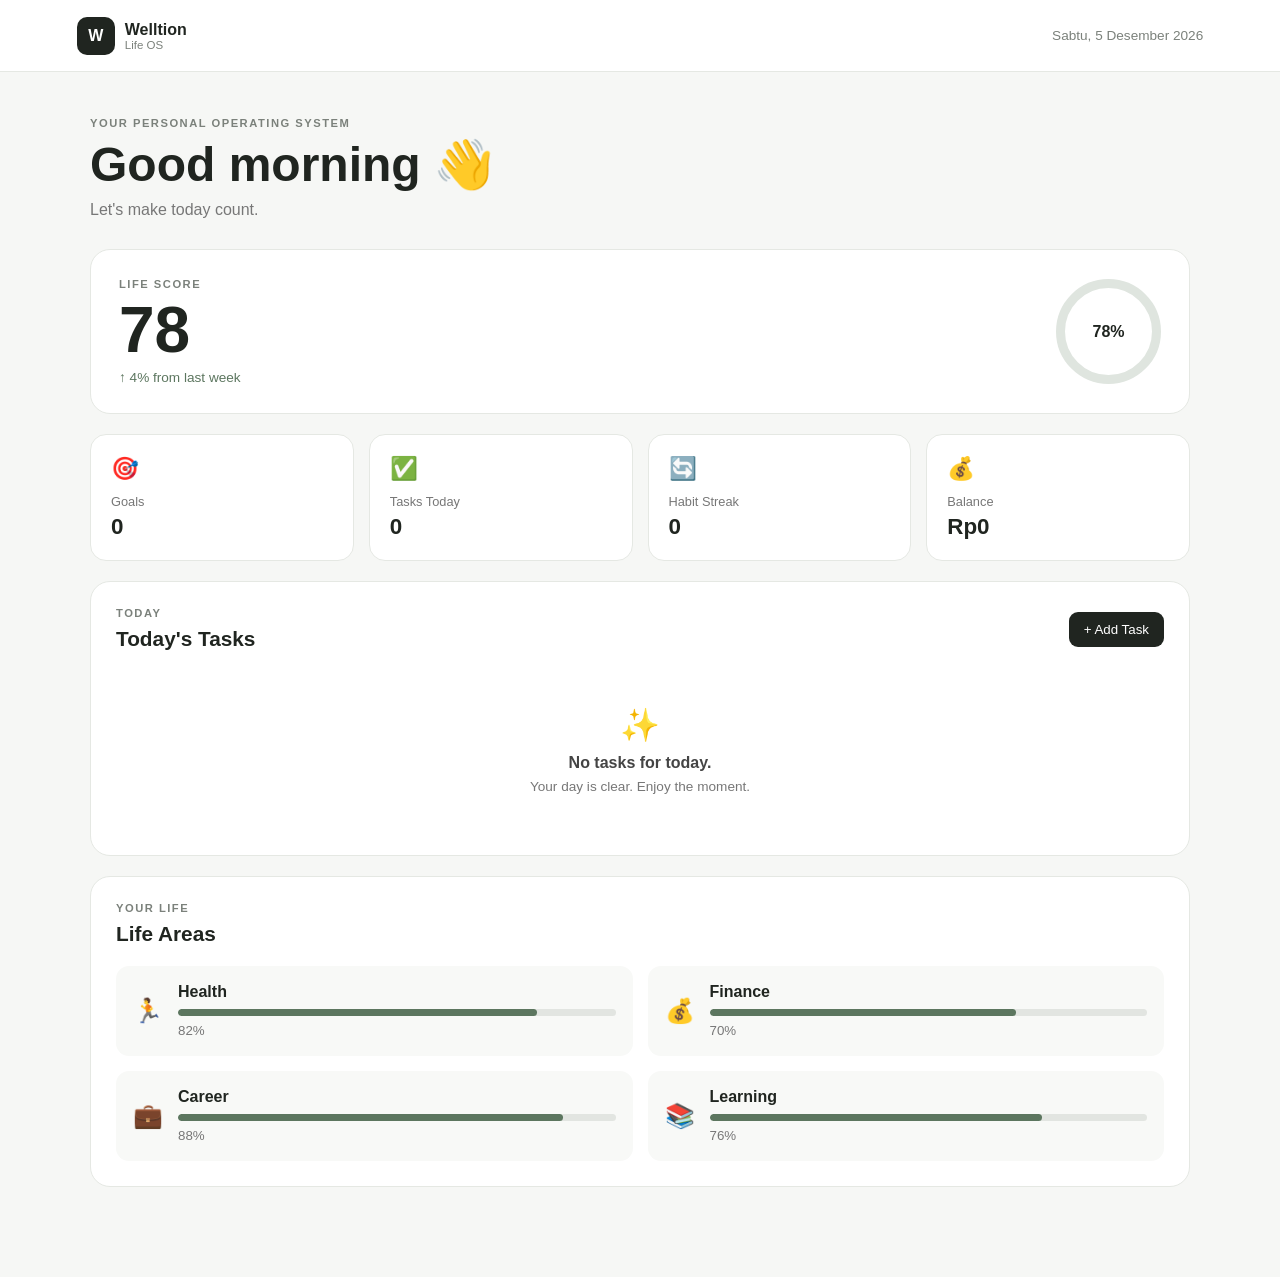
<file: lifeos/index.html>
<!DOCTYPE html>
<html lang="id">
<head>
  <meta charset="UTF-8">
  <meta name="viewport" content="width=device-width, initial-scale=1.0">

  <title>Welltion Life OS</title>

  <link rel="stylesheet" href="style.css">
</head>

<body>

  <header class="topbar">
    <div class="brand">
      <div class="brand-icon">W</div>
      <div>
        <strong>Welltion</strong>
        <span>Life OS</span>
      </div>
    </div>

    <div class="top-date" id="currentDate"></div>
  </header>


  <main class="dashboard">

    <!-- GREETING -->
    <section class="greeting">
      <p class="eyebrow">YOUR PERSONAL OPERATING SYSTEM</p>
      <h1>Good morning 👋</h1>
      <p>Let's make today count.</p>
    </section>


    <!-- LIFE SCORE -->
    <section class="score-card">
      <div>
        <p class="card-label">LIFE SCORE</p>
        <div class="score-number">78</div>
        <p class="score-change">↑ 4% from last week</p>
      </div>

      <div class="score-circle">
        <span>78%</span>
      </div>
    </section>


    <!-- QUICK STATS -->
    <section class="stats-grid">

      <div class="stat-card">
        <span>🎯</span>
        <p>Goals</p>
        <strong>0</strong>
      </div>

      <div class="stat-card">
        <span>✅</span>
        <p>Tasks Today</p>
        <strong>0</strong>
      </div>

      <div class="stat-card">
        <span>🔄</span>
        <p>Habit Streak</p>
        <strong>0</strong>
      </div>

      <div class="stat-card">
        <span>💰</span>
        <p>Balance</p>
        <strong>Rp0</strong>
      </div>

    </section>


    <!-- TODAY -->
    <section class="panel">
      <div class="panel-header">
        <div>
          <p class="eyebrow">TODAY</p>
          <h2>Today's Tasks</h2>
        </div>

        <button class="add-btn">+ Add Task</button>
      </div>

      <div class="empty-state">
        <div>✨</div>
        <p>No tasks for today.</p>
        <span>Your day is clear. Enjoy the moment.</span>
      </div>
    </section>


    <!-- LIFE AREAS -->
    <section class="panel">

      <div class="panel-header">
        <div>
          <p class="eyebrow">YOUR LIFE</p>
          <h2>Life Areas</h2>
        </div>
      </div>

      <div class="areas-grid">

        <div class="area-card">
          <span>🏃</span>
          <div>
            <strong>Health</strong>
            <div class="progress">
              <div style="width: 82%"></div>
            </div>
            <small>82%</small>
          </div>
        </div>

        <div class="area-card">
          <span>💰</span>
          <div>
            <strong>Finance</strong>
            <div class="progress">
              <div style="width: 70%"></div>
            </div>
            <small>70%</small>
          </div>
        </div>

        <div class="area-card">
          <span>💼</span>
          <div>
            <strong>Career</strong>
            <div class="progress">
              <div style="width: 88%"></div>
            </div>
            <small>88%</small>
          </div>
        </div>

        <div class="area-card">
          <span>📚</span>
          <div>
            <strong>Learning</strong>
            <div class="progress">
              <div style="width: 76%"></div>
            </div>
            <small>76%</small>
          </div>
        </div>

      </div>

    </section>

  </main>


  <script src="script.js"></script>

</body>
</html>
</file>
<file: lifeos/style.css>
* {
  box-sizing: border-box;
  margin: 0;
  padding: 0;
}

body {
  font-family: Arial, sans-serif;
  background: #f6f7f5;
  color: #202520;
  min-height: 100vh;
}

.topbar {
  height: 72px;
  background: white;
  border-bottom: 1px solid #e5e8e3;
  display: flex;
  align-items: center;
  justify-content: space-between;
  padding: 0 6%;
}

.brand {
  display: flex;
  align-items: center;
  gap: 10px;
}

.brand-icon {
  width: 38px;
  height: 38px;
  border-radius: 10px;
  background: #202520;
  color: white;
  display: grid;
  place-items: center;
  font-weight: bold;
}

.brand strong {
  display: block;
  font-size: 1rem;
}

.brand span {
  display: block;
  font-size: .72rem;
  color: #7b817b;
}

.top-date {
  color: #7b817b;
  font-size: .85rem;
}

.dashboard {
  width: min(1100px, 92%);
  margin: 0 auto;
  padding: 45px 0 70px;
}

.greeting {
  margin-bottom: 30px;
}

.eyebrow {
  color: #7b817b;
  font-size: .7rem;
  letter-spacing: 1.5px;
  font-weight: bold;
  margin-bottom: 8px;
}

.greeting h1 {
  font-size: clamp(2rem, 5vw, 3rem);
  margin-bottom: 8px;
}

.greeting p:last-child {
  color: #777;
}

.score-card {
  background: white;
  border: 1px solid #e5e8e3;
  border-radius: 20px;
  padding: 28px;
  display: flex;
  align-items: center;
  justify-content: space-between;
  margin-bottom: 20px;
}

.card-label {
  font-size: .7rem;
  letter-spacing: 1.5px;
  color: #7b817b;
  font-weight: bold;
}

.score-number {
  font-size: 4rem;
  font-weight: 700;
  line-height: 1;
  margin: 8px 0;
}

.score-change {
  color: #5c765f;
  font-size: .85rem;
}

.score-circle {
  width: 105px;
  height: 105px;
  border-radius: 50%;
  border: 9px solid #dfe5df;
  display: grid;
  place-items: center;
  font-weight: bold;
}

.stats-grid {
  display: grid;
  grid-template-columns: repeat(4, 1fr);
  gap: 15px;
  margin-bottom: 20px;
}

.stat-card {
  background: white;
  border: 1px solid #e5e8e3;
  border-radius: 16px;
  padding: 20px;
}

.stat-card span {
  font-size: 1.4rem;
}

.stat-card p {
  color: #777;
  font-size: .8rem;
  margin: 12px 0 5px;
}

.stat-card strong {
  font-size: 1.4rem;
}

.panel {
  background: white;
  border: 1px solid #e5e8e3;
  border-radius: 20px;
  padding: 25px;
  margin-bottom: 20px;
}

.panel-header {
  display: flex;
  justify-content: space-between;
  align-items: center;
  margin-bottom: 20px;
}

.panel-header h2 {
  font-size: 1.3rem;
}

.add-btn {
  border: 0;
  background: #202520;
  color: white;
  border-radius: 9px;
  padding: 10px 15px;
  cursor: pointer;
}

.empty-state {
  text-align: center;
  padding: 35px 10px;
  color: #777;
}

.empty-state div {
  font-size: 2rem;
  margin-bottom: 10px;
}

.empty-state p {
  font-weight: bold;
  color: #444;
  margin-bottom: 5px;
}

.empty-state span {
  font-size: .85rem;
}

.areas-grid {
  display: grid;
  grid-template-columns: repeat(2, 1fr);
  gap: 15px;
}

.area-card {
  display: flex;
  align-items: center;
  gap: 15px;
  padding: 17px;
  background: #f8f9f7;
  border-radius: 13px;
}

.area-card > span {
  font-size: 1.5rem;
}

.area-card > div {
  flex: 1;
}

.area-card strong {
  display: block;
  margin-bottom: 8px;
}

.area-card small {
  color: #777;
}

.progress {
  height: 7px;
  background: #e2e5e1;
  border-radius: 20px;
  overflow: hidden;
  margin-bottom: 5px;
}

.progress div {
  height: 100%;
  background: #5c765f;
  border-radius: inherit;
}

@media (max-width: 700px) {

  .topbar {
    padding: 0 4%;
  }

  .top-date {
    display: none;
  }

  .dashboard {
    width: 92%;
    padding-top: 30px;
  }

  .stats-grid {
    grid-template-columns: 1fr 1fr;
  }

  .areas-grid {
    grid-template-columns: 1fr;
  }

  .score-card {
    padding: 22px;
  }

  .score-number {
    font-size: 3rem;
  }

  .score-circle {
    width: 85px;
    height: 85px;
  }
}
</file>
